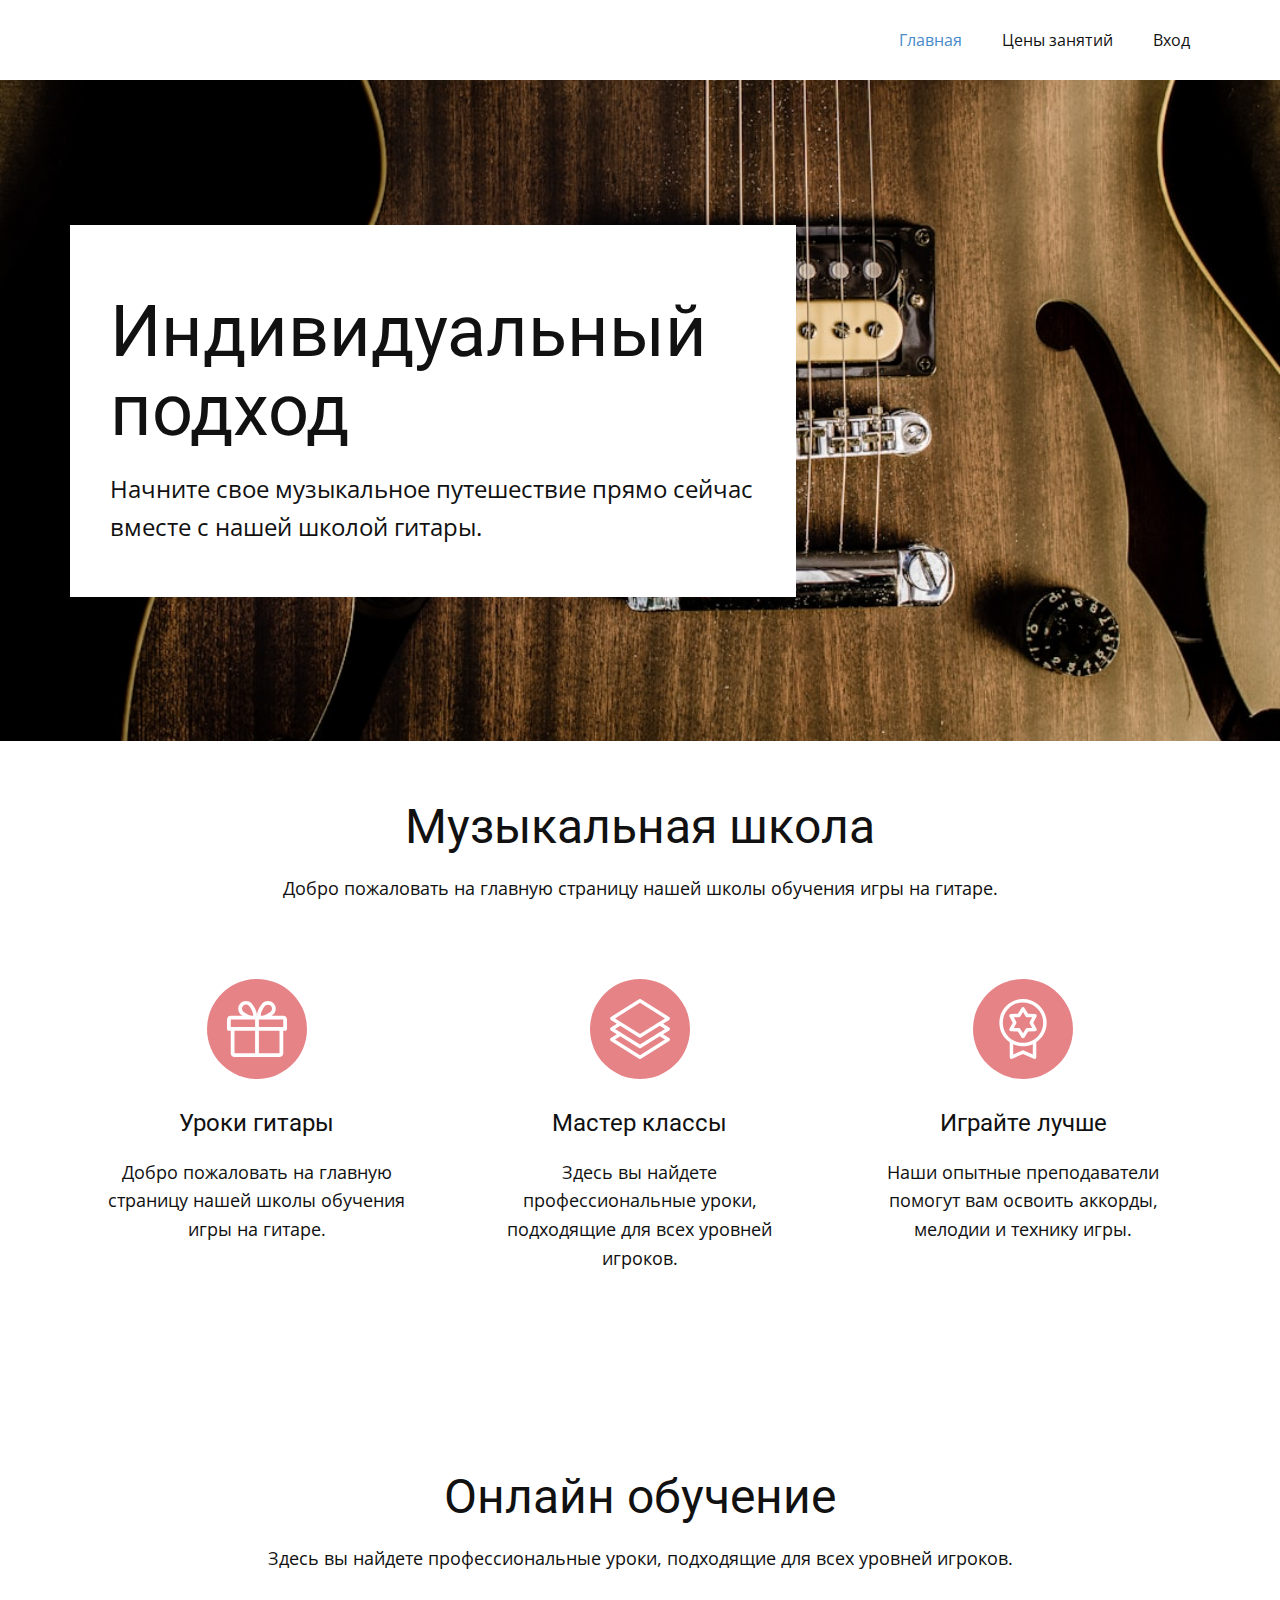
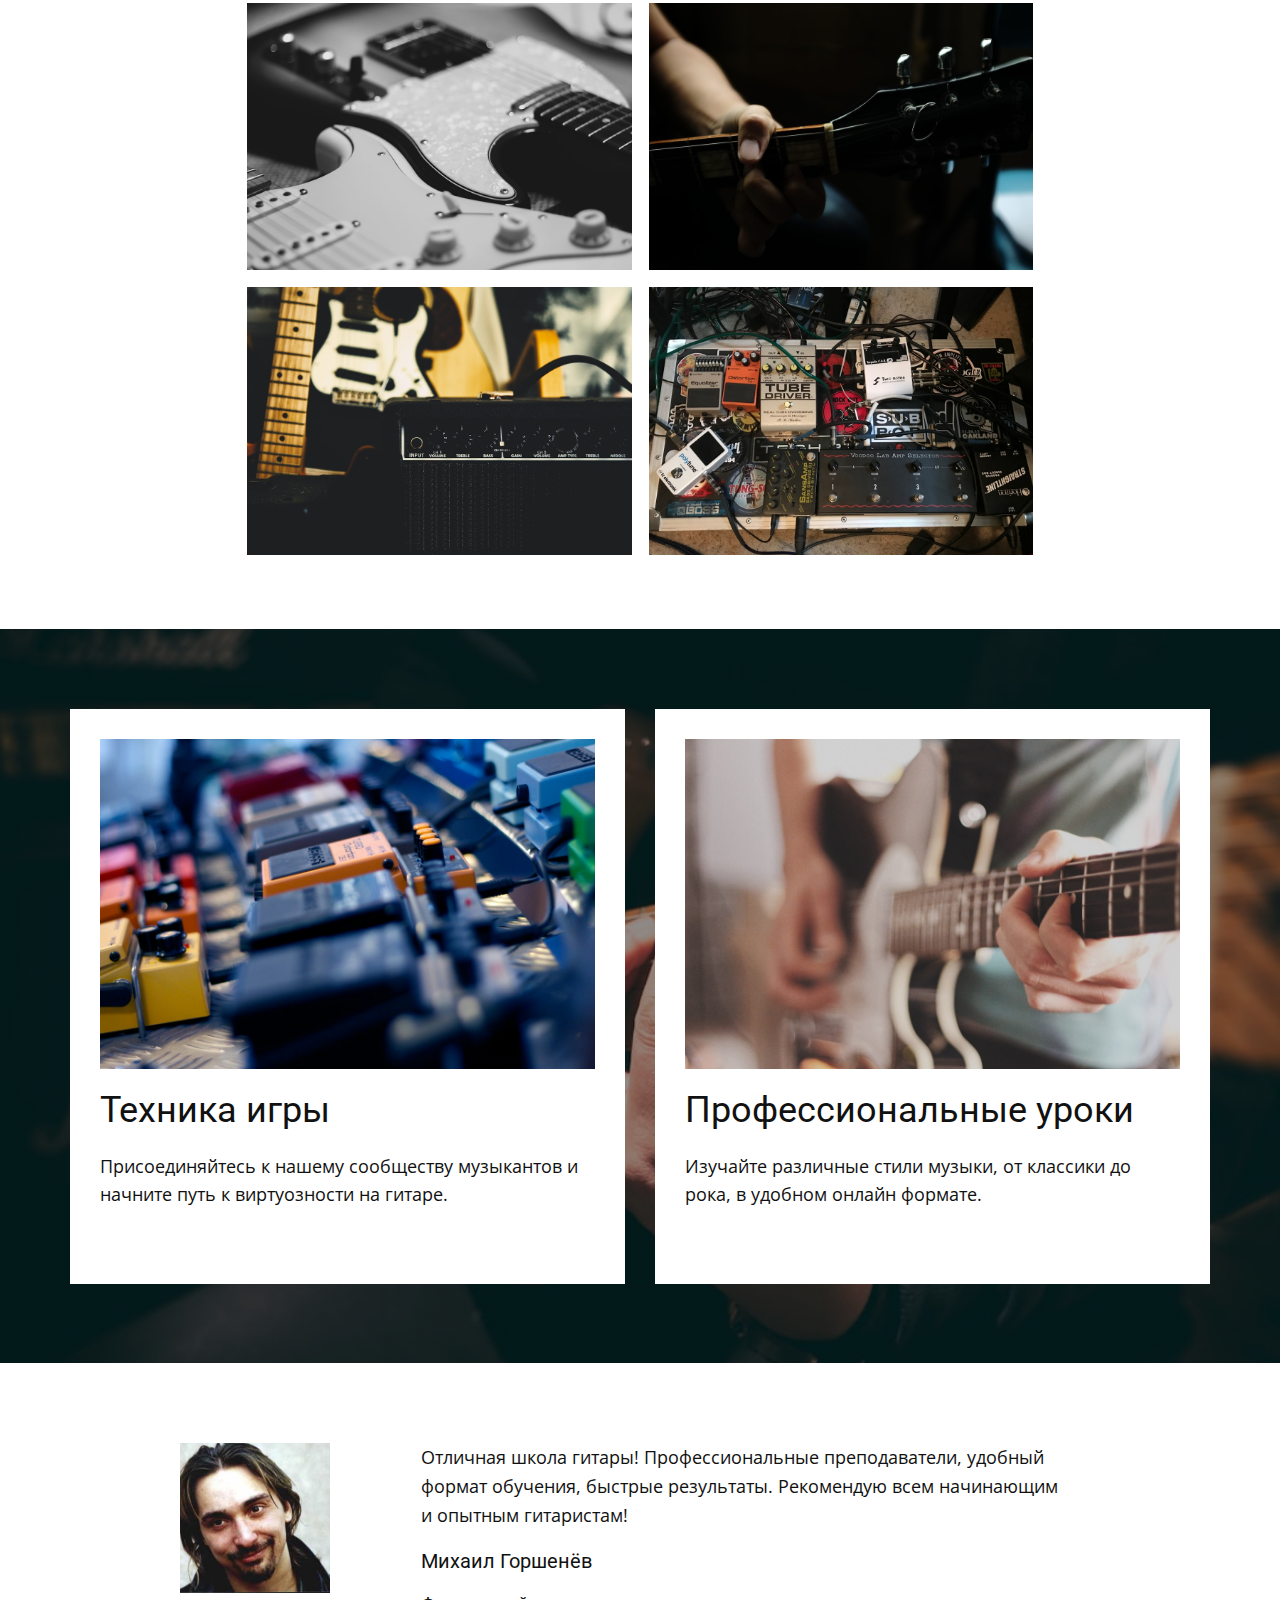
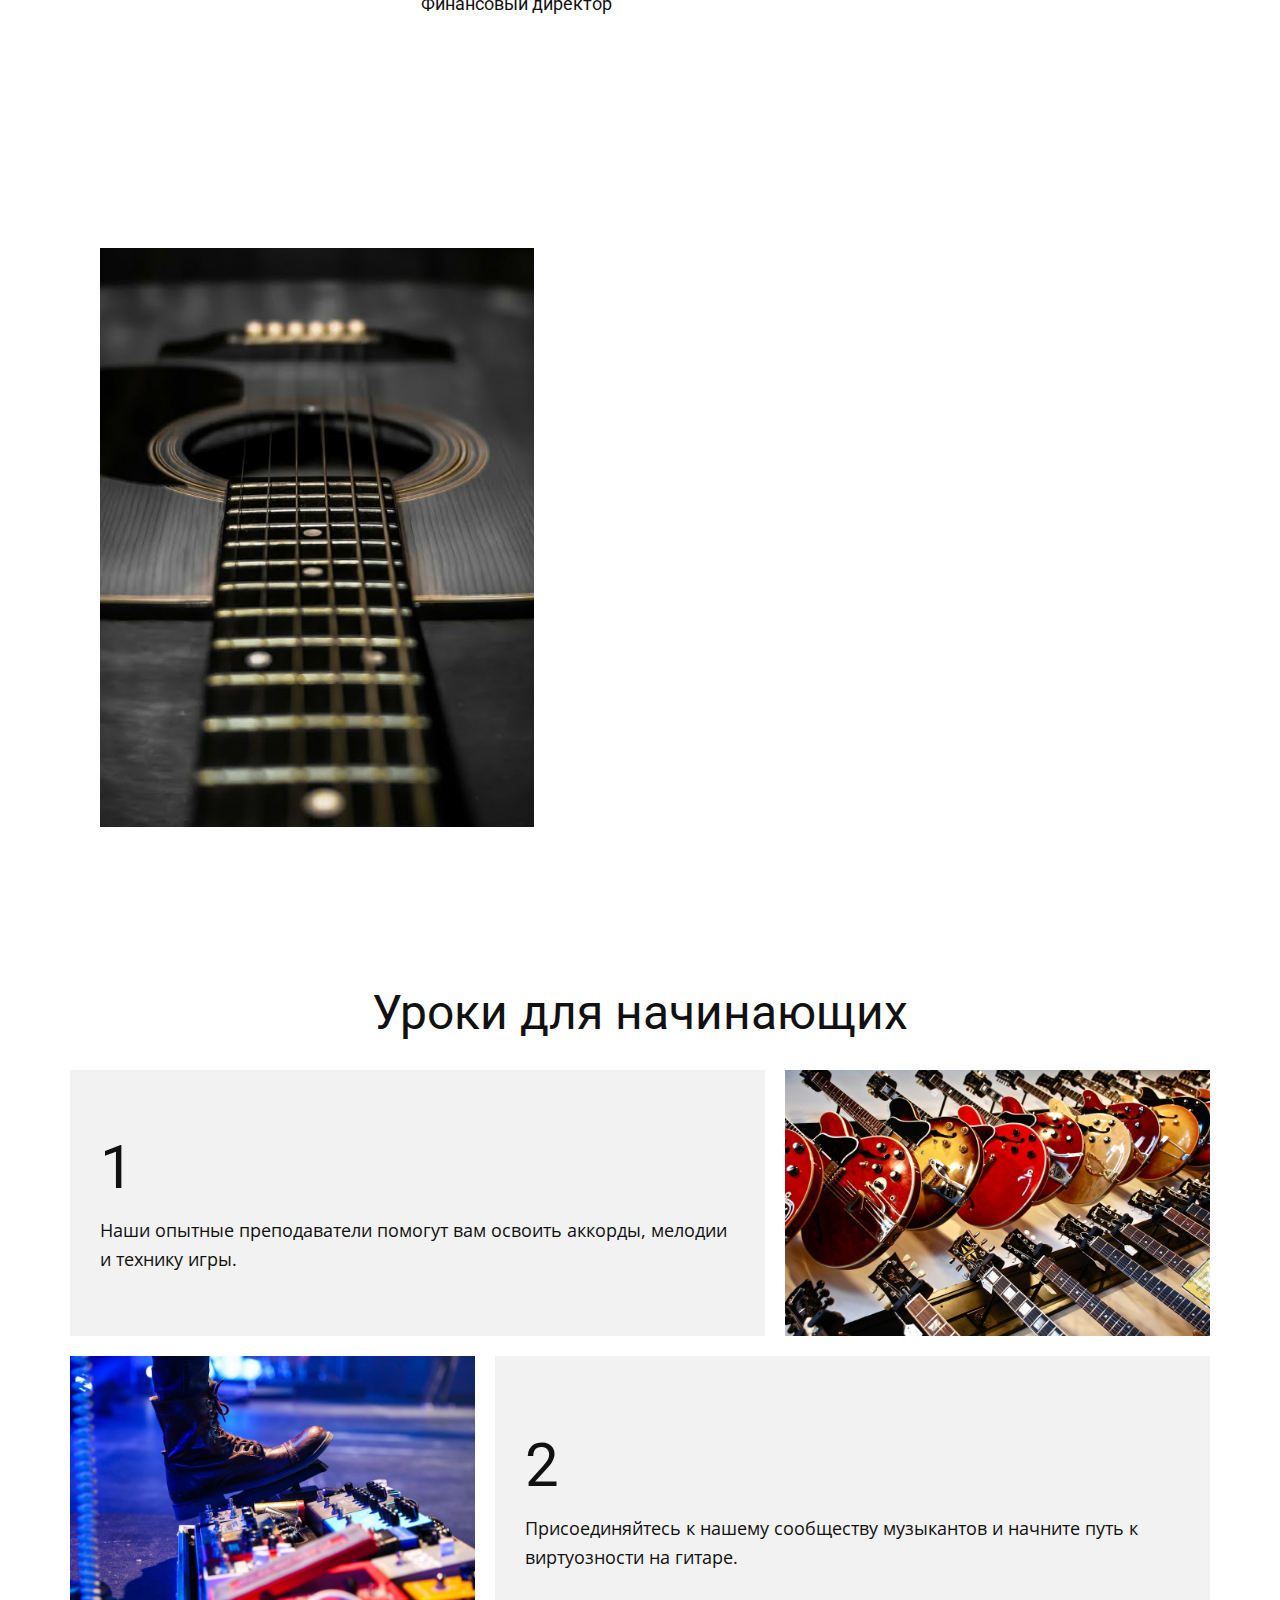
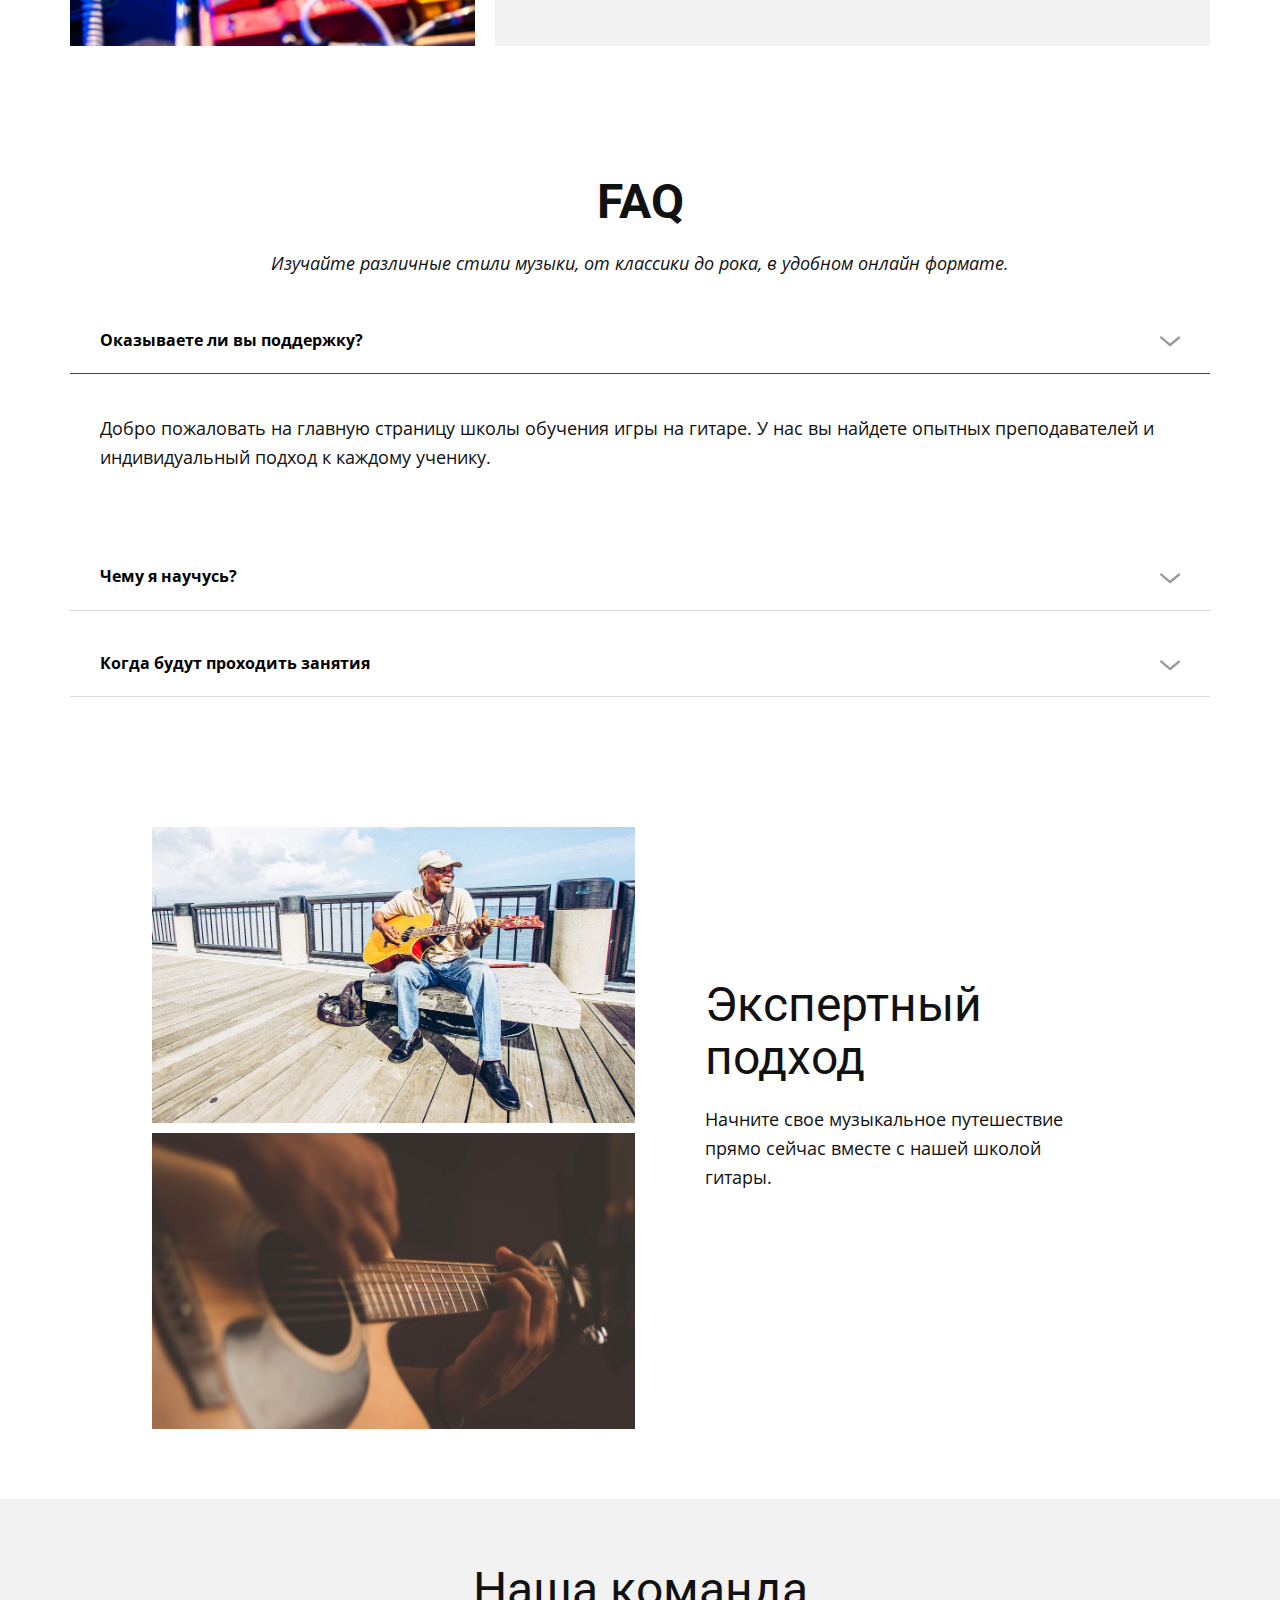
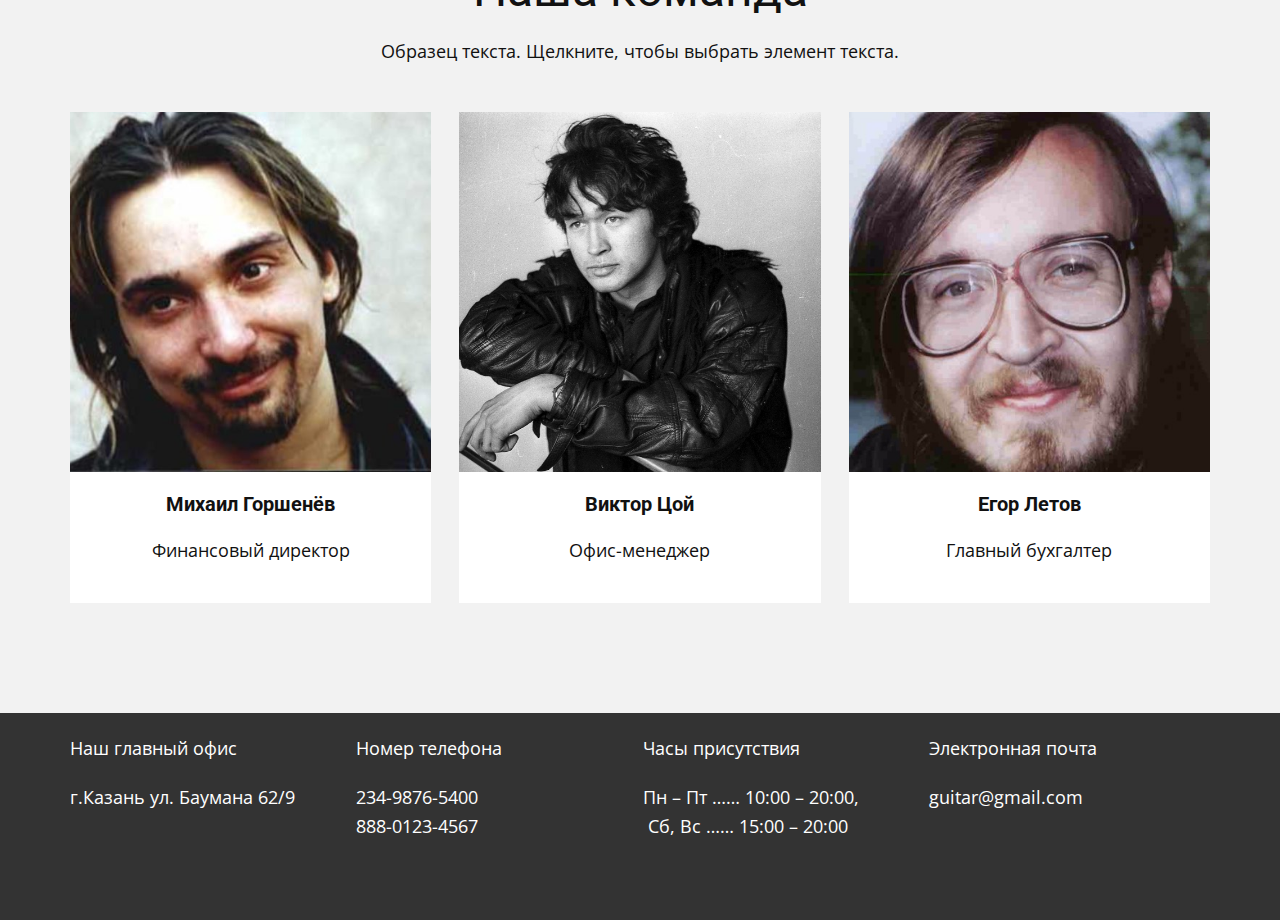
<file: index.html>
<!DOCTYPE html>
<html style="font-size: 16px;" lang="ru"><head>
    <meta name="viewport" content="width=device-width, initial-scale=1.0">
    <meta charset="utf-8">
    <meta name="keywords" content="Индивидуальный подход, Музыкальная школа, Онлайн обучение, Что говорят наши клиенты, Образец заголовка, Уроки для начинающих, faq, Экспертный подход, Наша команда, Наши клиенты, Связаться с нами">
    <meta name="description" content="">
    <title>Главная</title>
    <link rel="stylesheet" href="styles.css" media="screen">
<link rel="stylesheet" href="index.css" media="screen">
    <script class="u-script" type="text/javascript" src="jquery.js" defer=""></script>
    <script class="u-script" type="text/javascript" src="script.js" defer=""></script>
    <link id="u-theme-google-font" rel="stylesheet" href="https://fonts.googleapis.com/css?family=Roboto:100,100i,300,300i,400,400i,500,500i,700,700i,900,900i|Open+Sans:300,300i,400,400i,500,500i,600,600i,700,700i,800,800i">
    
    
    
    
    
    
    
    
    
    
    
    
    <script type="application/ld+json">{
		"@context": "http://schema.org",
		"@type": "Organization",
		"name": "Site2"
}</script>
    <meta name="theme-color" content="#478ac9">
    <meta property="og:title" content="Главная">
    <meta property="og:description" content="">
    <meta property="og:type" content="website">
  <meta data-intl-tel-input-cdn-path="intlTelInput/"></head>
  <body data-home-page="index.html" data-home-page-title="Главная" data-path-to-root="./" data-include-products="false" class="u-body u-xl-mode" data-lang="ru"><header class="u-clearfix u-header u-header" id="sec-4769"><div class="u-clearfix u-sheet u-sheet-1">
        <nav class="u-menu u-menu-one-level u-offcanvas u-menu-1">
          <div class="menu-collapse" style="font-size: 1rem; letter-spacing: 0px;">
            <a class="u-button-style u-custom-left-right-menu-spacing u-custom-padding-bottom u-custom-top-bottom-menu-spacing u-hamburger-link u-nav-link u-text-active-palette-1-base u-text-hover-palette-2-base" href="#">
              <svg class="u-svg-link" viewBox="0 0 24 24"><use xlink:href="#menu-hamburger"></use></svg>
              <svg class="u-svg-content" version="1.1" id="menu-hamburger" viewBox="0 0 16 16" x="0px" y="0px" xmlns:xlink="http://www.w3.org/1999/xlink" xmlns="http://www.w3.org/2000/svg"><g><rect y="1" width="16" height="2"></rect><rect y="7" width="16" height="2"></rect><rect y="13" width="16" height="2"></rect>
</g></svg>
            </a>
          </div>
          <div class="u-custom-menu u-nav-container">
            <ul class="u-nav u-unstyled u-nav-1"><li class="u-nav-item"><a class="u-button-style u-nav-link u-text-active-palette-1-base u-text-hover-palette-2-base" href="index.html" style="padding: 10px 20px;">Главная</a>
</li><li class="u-nav-item"><a class="u-button-style u-nav-link u-text-active-palette-1-base u-text-hover-palette-2-base" href="Цены-занятий.html" style="padding: 10px 20px;">Цены занятий</a>
</li><li class="u-nav-item"><a class="u-button-style u-nav-link u-text-active-palette-1-base u-text-hover-palette-2-base" href="Вход.html" style="padding: 10px 20px;">Вход</a>
</li></ul>
          </div>
          <div class="u-custom-menu u-nav-container-collapse">
            <div class="u-black u-container-style u-inner-container-layout u-opacity u-opacity-95 u-sidenav">
              <div class="u-inner-container-layout u-sidenav-overflow">
                <div class="u-menu-close"></div>
                <ul class="u-align-center u-nav u-popupmenu-items u-unstyled u-nav-2"><li class="u-nav-item"><a class="u-button-style u-nav-link" href="index.html">Главная</a>
</li><li class="u-nav-item"><a class="u-button-style u-nav-link" href="Цены-занятий.html">Цены занятий</a>
</li><li class="u-nav-item"><a class="u-button-style u-nav-link" href="Вход.html">Вход</a>
</li></ul>
              </div>
            </div>
            <div class="u-black u-menu-overlay u-opacity u-opacity-70"></div>
          </div>
        </nav>
      </div></header> 
    <section class="u-align-left u-clearfix u-container-align-left u-image u-section-1" id="sec-75a5">
      <div class="u-clearfix u-sheet u-valign-middle u-sheet-1">
        <div class="u-align-left u-container-align-left u-container-style u-expanded-width-sm u-expanded-width-xs u-group u-white u-group-1">
          <div class="u-container-layout u-container-layout-1">
            <h1 class="u-align-left u-text u-text-default u-text-1">Индивидуальный подход</h1>
            <p class="u-align-left u-large-text u-text u-text-variant u-text-2">Начните свое музыкальное путешествие прямо сейчас вместе с нашей школой гитары.</p>
          </div>
        </div>
      </div>
    </section>
    <section class="u-align-center u-clearfix u-container-align-center u-section-2" id="sec-d1b5">
      <div class="u-clearfix u-sheet u-valign-middle u-sheet-1">
        <h2 class="u-align-center u-text u-text-default u-text-1">Музыкальная школа</h2>
        <p class="u-align-center u-text u-text-default u-text-2">Добро пожаловать на главную страницу нашей школы обучения игры на гитаре.</p>
        <div class="u-expanded-width u-list u-list-1">
          <div class="u-repeater u-repeater-1">
            <div class="u-container-align-center u-container-style u-list-item u-repeater-item">
              <div class="u-container-layout u-similar-container u-container-layout-1">
                <span class="u-align-center u-icon u-icon-circle u-palette-2-light-1 u-icon-1">
                  <svg class="u-svg-link" preserveAspectRatio="xMidYMin slice" viewBox="0 0 512 512" style=""><use xlink:href="#svg-0446"></use></svg>
                  <svg class="u-svg-content" viewBox="0 0 512 512" x="0px" y="0px" id="svg-0446" style="enable-background:new 0 0 512 512;"><g><g><path d="M480,143.686H378.752c7.264-4.96,13.504-9.888,17.856-14.304c25.792-25.952,25.792-68.192,0-94.144    c-25.056-25.216-68.768-25.248-93.856,0c-13.856,13.92-50.688,70.592-45.6,108.448h-2.304    c5.056-37.856-31.744-94.528-45.6-108.448c-25.088-25.248-68.8-25.216-93.856,0C89.6,61.19,89.6,103.43,115.36,129.382    c4.384,4.416,10.624,9.344,17.888,14.304H32c-17.632,0-32,14.368-32,32v80c0,8.832,7.168,16,16,16h16v192    c0,17.632,14.368,32,32,32h384c17.632,0,32-14.368,32-32v-192h16c8.832,0,16-7.168,16-16v-80    C512,158.054,497.632,143.686,480,143.686z M138.08,57.798c6.496-6.528,15.104-10.112,24.256-10.112    c9.12,0,17.728,3.584,24.224,10.112c21.568,21.696,43.008,77.12,35.552,84.832c0,0-1.344,1.056-5.92,1.056    c-22.112,0-64.32-22.976-78.112-36.864C124.672,93.318,124.672,71.302,138.08,57.798z M240,463.686H64v-192h176V463.686z     M240,239.686H32v-64h184.192H240V239.686z M325.44,57.798c12.992-13.024,35.52-12.992,48.48,0    c13.408,13.504,13.408,35.52,0,49.024c-13.792,13.888-56,36.864-78.112,36.864c-4.576,0-5.92-1.024-5.952-1.056    C282.432,134.918,303.872,79.494,325.44,57.798z M448,463.686H272v-192h176V463.686z M480,239.686H272v-64h23.808H480V239.686z"></path>
</g>
</g></svg>
                </span>
                <h4 class="u-align-center u-text u-text-default u-text-3">Уроки гитары</h4>
                <p class="u-align-center u-text u-text-default u-text-4">Добро пожаловать на главную страницу нашей школы обучения игры на гитаре.</p>
              </div>
            </div>
            <div class="u-align-center u-container-align-center u-container-style u-list-item u-repeater-item">
              <div class="u-container-layout u-similar-container u-container-layout-2">
                <span class="u-align-center u-icon u-icon-circle u-palette-2-light-1 u-icon-2">
                  <svg class="u-svg-link" preserveAspectRatio="xMidYMin slice" viewBox="0 0 512.002 512.002" style=""><use xlink:href="#svg-6617"></use></svg>
                  <svg class="u-svg-content" viewBox="0 0 512.002 512.002" x="0px" y="0px" id="svg-6617" style="enable-background:new 0 0 512.002 512.002;"><g><g><path d="M512.001,255.969c-0.011-5.193-2.708-10.011-7.129-12.737l-52.034-32.076l52.089-32.421    c4.393-2.734,7.066-7.539,7.074-12.712c0.008-5.174-2.651-9.987-7.036-12.734l-241-151c-4.871-3.052-11.058-3.052-15.929,0    l-241,151c-4.384,2.747-7.043,7.56-7.036,12.734c0.008,5.174,2.681,9.979,7.074,12.712l51.732,32.198L7.051,243.282    c-4.39,2.744-7.055,7.557-7.05,12.734c0.005,5.177,2.679,9.985,7.074,12.721l51.732,32.198L7.051,333.282    c-4.383,2.74-7.047,7.543-7.05,12.712s2.656,9.975,7.036,12.719l241,151c2.436,1.526,5.2,2.289,7.964,2.289    c2.764,0,5.529-0.763,7.964-2.289l241-151c4.394-2.753,7.055-7.581,7.036-12.766c-0.019-5.185-2.715-9.993-7.129-12.714    l-52.034-32.076l52.089-32.421C509.336,265.992,512.012,261.162,512.001,255.969z M43.32,165.96L256.001,32.703L468.682,165.96    c-2.044,1.272-206.586,128.58-212.681,132.374L43.32,165.96z M468.584,346.106L256.001,479.301L43.278,346.018l43.889-27.431    l160.908,100.15c2.426,1.51,5.176,2.265,7.926,2.265c2.75,0,5.5-0.755,7.926-2.265l160.464-99.874L468.584,346.106z     M256.001,388.334L43.345,255.976l43.822-27.389l160.908,100.15c2.426,1.51,5.176,2.265,7.926,2.265c2.75,0,5.5-0.755,7.926-2.265    l160.464-99.874l44.125,27.2C467.297,256.822,261.631,384.829,256.001,388.334z"></path>
</g>
</g></svg>
                </span>
                <h4 class="u-align-center u-text u-text-default u-text-5">Мастер классы</h4>
                <p class="u-align-center u-text u-text-default u-text-6">Здесь вы найдете профессиональные уроки, подходящие для всех уровней игроков.</p>
              </div>
            </div>
            <div class="u-align-center u-container-align-center u-container-style u-list-item u-repeater-item">
              <div class="u-container-layout u-similar-container u-container-layout-3">
                <span class="u-align-center u-icon u-icon-circle u-palette-2-light-1 u-icon-3">
                  <svg class="u-svg-link" preserveAspectRatio="xMidYMin slice" viewBox="0 0 512 512" style=""><use xlink:href="#svg-1f74"></use></svg>
                  <svg class="u-svg-content" viewBox="0 0 512 512" x="0px" y="0px" id="svg-1f74" style="enable-background:new 0 0 512 512;"><g><g><path d="M256,0C144.702,0,54.154,90.547,54.154,201.846c0,69.363,35.172,130.662,88.615,167.011v128.373    c0,5.012,2.541,9.682,6.75,12.402c4.207,2.721,9.509,3.121,14.08,1.066L256,469.119l92.401,41.58c1.935,0.87,4,1.301,6.059,1.301    c2.804,0,5.594-0.798,8.021-2.367c4.208-2.721,6.75-7.391,6.75-12.402V368.858c53.443-36.349,88.615-97.648,88.615-167.011    C457.846,90.547,367.298,0,256,0z M339.692,474.39l-77.632-34.934c-1.927-0.868-3.994-1.302-6.06-1.302s-4.133,0.433-6.06,1.301    l-77.632,34.934v-88.835c7.423,3.384,15.042,6.292,22.805,8.745c0.44,0.14,0.879,0.283,1.321,0.419    c0.991,0.305,1.985,0.599,2.98,0.888c0.737,0.216,1.474,0.43,2.213,0.638c0.803,0.224,1.609,0.441,2.415,0.655    c0.94,0.251,1.882,0.496,2.827,0.734c0.668,0.167,1.337,0.331,2.007,0.49c1.087,0.261,2.177,0.513,3.271,0.756    c0.567,0.126,1.135,0.251,1.703,0.372c1.198,0.256,2.4,0.498,3.607,0.733c0.491,0.095,0.982,0.192,1.474,0.284    c1.278,0.238,2.561,0.461,3.847,0.675c0.441,0.074,0.882,0.15,1.324,0.22c1.327,0.212,2.66,0.407,3.997,0.592    c0.414,0.057,0.827,0.119,1.241,0.174c1.353,0.179,2.712,0.34,4.072,0.492c0.406,0.045,0.81,0.096,1.216,0.14    c1.357,0.144,2.719,0.267,4.084,0.383c0.414,0.035,0.826,0.078,1.241,0.11c1.345,0.106,2.696,0.191,4.049,0.271    c0.434,0.026,0.866,0.06,1.302,0.083c1.367,0.072,2.739,0.121,4.113,0.165c0.414,0.014,0.825,0.036,1.239,0.047    c1.776,0.046,3.558,0.072,5.346,0.072c1.787,0,3.569-0.026,5.345-0.072c0.414-0.011,0.825-0.033,1.239-0.047    c1.374-0.044,2.746-0.094,4.113-0.165c0.434-0.023,0.867-0.057,1.302-0.083c1.353-0.08,2.704-0.164,4.049-0.271    c0.415-0.032,0.827-0.075,1.241-0.11c1.365-0.116,2.727-0.24,4.084-0.383c0.406-0.043,0.81-0.094,1.216-0.14    c1.361-0.153,2.719-0.313,4.072-0.492c0.415-0.055,0.827-0.116,1.241-0.174c1.336-0.185,2.669-0.38,3.997-0.592    c0.442-0.071,0.882-0.147,1.324-0.22c1.286-0.214,2.569-0.437,3.847-0.675c0.492-0.092,0.983-0.188,1.474-0.284    c1.206-0.234,2.408-0.478,3.607-0.733c0.569-0.121,1.136-0.246,1.703-0.372c1.094-0.243,2.184-0.495,3.271-0.756    c0.669-0.16,1.338-0.324,2.007-0.49c0.945-0.237,1.886-0.482,2.827-0.734c0.806-0.215,1.612-0.43,2.415-0.655    c0.739-0.208,1.477-0.422,2.213-0.638c0.995-0.29,1.99-0.583,2.98-0.888c0.442-0.137,0.881-0.28,1.321-0.419    c7.763-2.453,15.382-5.36,22.805-8.744V474.39z M312.229,364.724c-0.589,0.203-1.178,0.407-1.769,0.604    c-0.898,0.3-1.8,0.595-2.705,0.88c-1.053,0.331-2.109,0.65-3.168,0.96c-0.747,0.22-1.495,0.439-2.246,0.649    c-1.401,0.391-2.807,0.765-4.218,1.12c-0.526,0.133-1.054,0.259-1.581,0.387c-1.381,0.334-2.768,0.652-4.158,0.952    c-0.35,0.076-0.697,0.156-1.047,0.228c-1.794,0.375-3.594,0.724-5.401,1.041c-0.184,0.032-0.369,0.06-0.554,0.093    c-1.628,0.281-3.261,0.536-4.897,0.769c-0.369,0.053-0.738,0.105-1.109,0.156c-1.745,0.237-3.493,0.455-5.247,0.639    c-0.066,0.007-0.132,0.016-0.198,0.023c-1.836,0.191-3.679,0.348-5.524,0.479c-0.4,0.029-0.802,0.05-1.203,0.077    c-1.435,0.093-2.87,0.166-4.309,0.224c-0.489,0.02-0.978,0.04-1.467,0.056c-1.807,0.055-3.616,0.093-5.428,0.093    s-3.621-0.037-5.428-0.095c-0.49-0.015-0.979-0.036-1.467-0.056c-1.439-0.057-2.874-0.131-4.309-0.224    c-0.401-0.026-0.802-0.048-1.203-0.077c-1.845-0.132-3.687-0.289-5.524-0.479c-0.066-0.007-0.132-0.016-0.198-0.023    c-1.754-0.184-3.502-0.402-5.247-0.639c-0.369-0.05-0.738-0.102-1.108-0.156c-1.637-0.234-3.27-0.488-4.898-0.769    c-0.184-0.031-0.369-0.06-0.554-0.093c-1.807-0.317-3.608-0.667-5.401-1.041c-0.349-0.073-0.697-0.154-1.047-0.228    c-1.39-0.299-2.777-0.618-4.158-0.952c-0.528-0.128-1.056-0.254-1.581-0.387c-1.411-0.354-2.817-0.73-4.218-1.12    c-0.751-0.21-1.499-0.429-2.246-0.649c-1.058-0.311-2.115-0.629-3.169-0.96c-0.905-0.286-1.806-0.58-2.705-0.88    c-0.592-0.197-1.181-0.401-1.769-0.604c-67.484-23.361-116.078-87.547-116.078-162.876c0-95.01,77.297-172.308,172.308-172.308    s172.308,77.297,172.308,172.308C428.308,277.175,379.713,341.361,312.229,364.724z"></path>
</g>
</g><g><g><path d="M343.622,201.846l27.741-52.14c2.394-4.497,2.299-9.91-0.248-14.321c-2.547-4.411-7.188-7.2-12.279-7.376l-59.025-2.045    L268.527,75.87c-2.699-4.32-7.433-6.946-12.527-6.946s-9.828,2.626-12.527,6.946l-31.283,50.094l-59.025,2.045    c-5.091,0.176-9.732,2.965-12.279,7.376s-2.642,9.824-0.248,14.321l27.741,52.14l-27.741,52.14    c-2.394,4.497-2.299,9.91,0.248,14.321c2.547,4.411,7.188,7.2,12.279,7.376l59.025,2.045l31.283,50.094    c2.698,4.32,7.433,6.946,12.527,6.946s9.828-2.626,12.527-6.946l31.283-50.094l59.025-2.045c5.091-0.176,9.732-2.965,12.279-7.376    c2.547-4.411,2.642-9.824,0.248-14.321L343.622,201.846z M290.935,248.479c-4.909,0.17-9.414,2.771-12.015,6.938L256,292.118    l-22.919-36.7c-2.602-4.167-7.106-6.767-12.015-6.938l-43.242-1.499l20.323-38.198c2.308-4.337,2.308-9.537,0-13.874    l-20.323-38.198l43.242-1.499c4.909-0.17,9.414-2.771,12.015-6.938L256,111.575l22.919,36.7c2.602,4.167,7.106,6.767,12.015,6.938    l43.242,1.499l-20.323,38.198c-2.307,4.337-2.307,9.538,0.001,13.874l20.323,38.198L290.935,248.479z"></path>
</g>
</g></svg>
                </span>
                <h4 class="u-align-center u-text u-text-default u-text-7">Играйте лучше</h4>
                <p class="u-align-center u-text u-text-default u-text-8">Наши опытные преподаватели помогут вам освоить аккорды, мелодии и технику игры.</p>
              </div>
            </div>
          </div>
        </div>
      </div>
    </section>
    <section class="u-align-center u-clearfix u-container-align-center u-section-3" id="sec-65e0">
      <div class="u-clearfix u-sheet u-valign-middle u-sheet-1">
        <h2 class="u-align-center u-text u-text-default u-text-1">Онлайн обучение</h2>
        <p class="u-align-center u-text u-text-2">Здесь вы найдете профессиональные уроки, подходящие для всех уровней игроков.</p>
        <div class="custom-expanded u-gallery u-layout-grid u-lightbox u-show-text-on-hover u-gallery-1">
          <div class="u-gallery-inner u-gallery-inner-1">
            <div class="u-effect-fade u-gallery-item">
              <div class="u-back-slide">
                <img class="u-back-image u-expanded" src="images/photo-1516315973067-166cf84425bc.jpeg">
              </div>
              <div class="u-over-slide u-shading u-over-slide-1"></div>
            </div>
            <div class="u-effect-fade u-gallery-item">
              <div class="u-back-slide">
                <img class="u-back-image u-expanded" src="images/photo-1511777807838-ee8f216abd56.jpeg">
              </div>
              <div class="u-over-slide u-shading u-over-slide-2"></div>
            </div>
            <div class="u-effect-fade u-gallery-item">
              <div class="u-back-slide">
                <img class="u-back-image u-expanded" src="images/photo-1513925619563-269fc5fbdd89.jpeg">
              </div>
              <div class="u-over-slide u-shading u-over-slide-3"></div>
            </div>
            <div class="u-effect-fade u-gallery-item">
              <div class="u-back-slide">
                <img class="u-back-image u-expanded" src="images/photo-1610894527507-24f4d166f9d0.jpeg">
              </div>
              <div class="u-over-slide u-shading u-over-slide-4"></div>
            </div>
          </div>
        </div>
      </div>
    </section>
    <section class="u-clearfix u-container-align-center u-image u-shading u-section-4" id="sec-72ec">
      <div class="u-clearfix u-sheet u-valign-middle u-sheet-1">
        <div class="u-expanded-width u-list u-list-1">
          <div class="u-repeater u-repeater-1">
            <div class="u-container-align-left u-list-item u-repeater-item u-white u-list-item-1">
              <div class="u-container-layout u-similar-container u-container-layout-1">
                <img alt="" class="u-expanded-width-lg u-expanded-width-md u-expanded-width-sm u-expanded-width-xs u-image u-image-default u-image-1" src="images/photo-1511203438670-49f8ea8441c6.jpeg">
                <h3 class="u-align-left u-text u-text-default u-text-1">Техника игры</h3>
                <p class="u-align-left u-text u-text-default u-text-2">Присоединяйтесь к нашему сообществу музыкантов и начните путь к виртуозности на гитаре.</p>
              </div>
            </div>
            <div class="u-container-align-left u-list-item u-repeater-item u-white u-list-item-2">
              <div class="u-container-layout u-similar-container u-container-layout-2">
                <img alt="" class="u-expanded-width-lg u-expanded-width-md u-expanded-width-sm u-expanded-width-xs u-image u-image-default u-image-2" src="images/photo-1543062094-d22540cadf2d.jpeg">
                <h3 class="u-align-left u-text u-text-default u-text-3">Профессиональные уроки</h3>
                <p class="u-align-left u-text u-text-default u-text-4">Изучайте различные стили музыки, от классики до рока, в удобном онлайн формате.</p>
              </div>
            </div>
          </div>
        </div>
      </div>
    </section>
    <section class="u-clearfix u-section-5" id="sec-34fd">
      <div class="u-clearfix u-sheet u-sheet-1">
        <div class="data-layout-selected u-clearfix u-expanded-width-md u-expanded-width-sm u-expanded-width-xs u-gutter-0 u-layout-wrap u-layout-wrap-1">
          <div class="u-layout">
            <div class="u-layout-row">
              <div class="u-align-center-sm u-align-center-xs u-align-left-lg u-align-left-md u-align-left-xl u-container-style u-layout-cell u-left-cell u-size-13 u-layout-cell-1">
                <div class="u-container-layout u-valign-top u-container-layout-1">
                  <img class="custom-expanded u-image u-image-1" src="images/image.png" data-image-width="500" data-image-height="500">
                </div>
              </div>
              <div class="u-align-center-sm u-align-center-xs u-align-left-lg u-align-left-md u-align-left-xl u-container-style u-layout-cell u-right-cell u-size-47 u-layout-cell-2">
                <div class="u-container-layout u-valign-top u-container-layout-2">
                  <p class="u-text u-text-1">Отличная школа гитары! Профессиональные преподаватели, удобный формат обучения, быстрые результаты. Рекомендую всем начинающим и опытным гитаристам!</p>
                  <h5 class="u-text u-text-2">Михаил Горшенёв </h5>
                  <h6 class="u-text u-text-3">Финансовый директор</h6>
                </div>
              </div>
            </div>
          </div>
        </div>
      </div>
    </section>
    <section class="u-clearfix u-container-align-center u-section-6" id="sec-de9f">
      <div class="u-clearfix u-sheet u-valign-middle u-sheet-1">
        <div class="data-layout-selected u-clearfix u-expanded-width u-gutter-0 u-layout-wrap u-layout-wrap-1">
          <div class="u-layout" style="">
            <div class="u-layout-row" style="">
              <div class="u-container-style u-layout-cell u-left-cell u-size-26-lg u-size-26-xl u-size-60-md u-size-60-sm u-size-60-xs u-size-xs-60 u-layout-cell-1" src="">
                <div class="u-container-layout u-container-layout-1">
                  <img class="u-expanded-width u-image u-image-default u-image-1" src="images/image4.png" alt="" data-image-width="1280" data-image-height="720">
                </div>
              </div>
              <div class="u-align-center u-container-align-center u-container-style u-layout-cell u-right-cell u-size-34-lg u-size-34-xl u-size-60-md u-size-60-sm u-size-60-xs u-size-xs-60 u-layout-cell-2" src="">
                <div class="u-container-layout u-valign-middle-lg u-valign-middle-xl u-container-layout-2" src="">
                  <div class="custom-expanded u-list u-list-1">
                    <div class="u-repeater u-repeater-1">
                      <div class="u-align-center u-container-align-center u-container-style u-list-item u-repeater-item u-shape-rectangle u-list-item-1" data-animation-name="customAnimationIn" data-animation-duration="1500">
                        <div class="u-container-layout u-similar-container u-valign-top u-container-layout-3">
                          <div class="u-container-style u-group u-palette-1-light-1 u-preserve-proportions u-shape-circle u-group-1" data-animation-name="customAnimationIn" data-animation-duration="1500" data-animation-delay="250">
                            <div class="u-container-layout u-valign-middle">
                              <h3 class="u-align-center u-text u-text-default u-text-1" data-animation-name="counter" data-animation-event="scroll" data-animation-duration="3000">288</h3>
                            </div>
                          </div>
                          <h4 class="u-align-center u-text u-text-2">Довольные клиенты</h4>
                        </div>
                      </div>
                      <div class="u-align-center u-container-align-center u-container-style u-list-item u-repeater-item u-shape-rectangle u-list-item-2" data-animation-name="customAnimationIn" data-animation-duration="1500">
                        <div class="u-container-layout u-similar-container u-valign-top u-container-layout-5">
                          <div class="u-container-style u-group u-palette-1-light-1 u-preserve-proportions u-shape-circle u-group-2" data-animation-name="customAnimationIn" data-animation-duration="1500" data-animation-delay="250">
                            <div class="u-container-layout u-valign-middle">
                              <h3 class="u-align-center u-text u-text-default u-text-3" data-animation-name="counter" data-animation-event="scroll" data-animation-duration="3000">158</h3>
                            </div>
                          </div>
                          <h4 class="u-align-center u-text u-text-4">Проект завершен</h4>
                        </div>
                      </div>
                      <div class="u-align-center u-container-align-center u-container-style u-list-item u-repeater-item u-shape-rectangle u-list-item-3" data-animation-name="customAnimationIn" data-animation-duration="1500">
                        <div class="u-container-layout u-similar-container u-valign-top u-container-layout-7">
                          <div class="u-container-align-center u-container-style u-group u-palette-1-light-1 u-preserve-proportions u-shape-circle u-group-3" data-animation-name="customAnimationIn" data-animation-duration="1500" data-animation-delay="250">
                            <div class="u-container-layout u-valign-middle">
                              <h3 class="u-align-center u-text u-text-default u-text-5" data-animation-name="counter" data-animation-event="scroll" data-animation-duration="3000">98</h3>
                            </div>
                          </div>
                          <h4 class="u-align-center u-text u-text-6">Чашек кофе</h4>
                        </div>
                      </div>
                      <div class="u-align-center u-container-align-center u-container-style u-list-item u-repeater-item u-shape-rectangle u-list-item-4" data-animation-name="customAnimationIn" data-animation-duration="1500">
                        <div class="u-container-layout u-similar-container u-valign-top u-container-layout-9">
                          <div class="u-container-style u-group u-palette-1-light-1 u-preserve-proportions u-shape-circle u-group-4" data-animation-name="customAnimationIn" data-animation-duration="1500" data-animation-delay="250">
                            <div class="u-container-layout u-valign-middle">
                              <h3 class="u-align-center u-text u-text-default u-text-7" data-animation-name="counter" data-animation-event="scroll" data-animation-duration="3000">34</h3>
                            </div>
                          </div>
                          <h4 class="u-align-center u-text u-text-8">награды</h4>
                        </div>
                      </div>
                    </div>
                  </div>
                </div>
              </div>
            </div>
          </div>
        </div>
      </div>
    </section>
    <section class="u-align-left u-clearfix u-container-align-center u-container-align-left u-section-7" id="sec-0f30">
      <div class="u-clearfix u-sheet u-valign-middle u-sheet-1">
        <h2 class="u-align-center u-text u-text-default u-text-1">Уроки для начинающих</h2>
        <div class="data-layout-selected u-clearfix u-expanded-width u-gutter-20 u-layout-wrap u-layout-wrap-1">
          <div class="u-gutter-0 u-layout">
            <div class="u-layout-col">
              <div class="u-size-30">
                <div class="u-layout-row">
                  <div class="u-container-align-left u-container-style u-grey-5 u-layout-cell u-size-37 u-layout-cell-1">
                    <div class="u-container-layout u-valign-middle u-container-layout-1">
                      <h3 class="u-align-left u-text u-text-2">1</h3>
                      <p class="u-align-left u-text u-text-3">Наши опытные преподаватели помогут вам освоить аккорды, мелодии и технику игры.</p>
                    </div>
                  </div>
                  <div class="u-container-style u-image u-layout-cell u-shape-rectangle u-size-23 u-image-1">
                    <div class="u-container-layout u-valign-middle u-container-layout-2"></div>
                  </div>
                </div>
              </div>
              <div class="u-size-30">
                <div class="u-layout-row">
                  <div class="u-container-style u-image u-layout-cell u-size-22 u-image-2">
                    <div class="u-container-layout u-valign-middle u-container-layout-3"></div>
                  </div>
                  <div class="u-container-align-left u-container-style u-grey-5 u-layout-cell u-shape-rectangle u-size-38 u-layout-cell-4">
                    <div class="u-container-layout u-valign-middle u-container-layout-4">
                      <h3 class="u-align-left u-text u-text-4">2</h3>
                      <p class="u-align-left u-text u-text-5">Присоединяйтесь к нашему сообществу музыкантов и начните путь к виртуозности на гитаре.</p>
                    </div>
                  </div>
                </div>
              </div>
            </div>
          </div>
        </div>
      </div>
    </section>
    <section class="u-align-center u-clearfix u-container-align-center u-section-8" id="sec-c518">
      <div class="u-clearfix u-sheet u-valign-middle u-sheet-1">
        <h2 class="u-text u-text-default u-text-1">faq</h2>
        <p class="u-text u-text-2">Изучайте различные стили музыки, от классики до рока, в удобном онлайн формате.</p>
        <div class="u-accordion u-faq u-spacing-20 u-accordion-1">
          <div class="u-accordion-item">
            <a class="active u-accordion-link u-border-1 u-border-active-grey-75 u-border-grey-15 u-border-hover-grey-75 u-border-no-left u-border-no-right u-border-no-top u-button-style u-text-black u-accordion-link-1" id="link-accordion-6327" aria-controls="accordion-6327" aria-selected="true">
              <span class="u-accordion-link-text"> Оказываете ли вы поддержку?</span>
              <span class="u-accordion-link-icon u-icon u-text-black u-icon-1">
                <svg class="u-svg-link" preserveAspectRatio="xMidYMin slice" viewBox="0 0 16 16" style=""><use xmlns:xlink="http://www.w3.org/1999/xlink" xlink:href="#svg-8021"></use></svg>
                <svg class="u-svg-content" viewBox="0 0 16 16" x="0px" y="0px" id="svg-8021" style=""><path d="M8,10.7L1.6,5.3c-0.4-0.4-1-0.4-1.3,0c-0.4,0.4-0.4,0.9,0,1.3l7.2,6.1c0.1,0.1,0.4,0.2,0.6,0.2s0.4-0.1,0.6-0.2l7.1-6
	c0.4-0.4,0.4-0.9,0-1.3c-0.4-0.4-1-0.4-1.3,0L8,10.7z"></path></svg>
              </span>
            </a>
            <div class="u-accordion-active u-accordion-pane u-container-style u-accordion-pane-1" id="accordion-6327" aria-labelledby="link-accordion-6327">
              <div class="u-container-layout u-container-layout-1">
                <div class="fr-view u-clearfix u-rich-text u-text">
                  <p>Добро пожаловать на главную страницу школы обучения игры на гитаре. У нас вы найдете опытных преподавателей и индивидуальный подход к каждому ученику.</p>
                </div>
              </div>
            </div>
          </div>
          <div class="u-accordion-item">
            <a class="u-accordion-link u-border-1 u-border-active-grey-75 u-border-grey-15 u-border-hover-grey-75 u-border-no-left u-border-no-right u-border-no-top u-button-style u-text-black u-accordion-link-2" id="link-accordion-4aab" aria-controls="accordion-4aab" aria-selected="false">
              <span class="u-accordion-link-text">Чему я научусь? </span>
              <span class="u-accordion-link-icon u-icon u-text-black u-icon-2">
                <svg class="u-svg-link" preserveAspectRatio="xMidYMin slice" viewBox="0 0 16 16" style=""><use xmlns:xlink="http://www.w3.org/1999/xlink" xlink:href="#svg-3470"></use></svg>
                <svg class="u-svg-content" viewBox="0 0 16 16" x="0px" y="0px" id="svg-3470" style=""><path d="M8,10.7L1.6,5.3c-0.4-0.4-1-0.4-1.3,0c-0.4,0.4-0.4,0.9,0,1.3l7.2,6.1c0.1,0.1,0.4,0.2,0.6,0.2s0.4-0.1,0.6-0.2l7.1-6
	c0.4-0.4,0.4-0.9,0-1.3c-0.4-0.4-1-0.4-1.3,0L8,10.7z"></path></svg>
              </span>
            </a>
            <div class="u-accordion-pane u-container-style u-accordion-pane-2" id="accordion-4aab" aria-labelledby="link-accordion-4aab">
              <div class="u-container-layout u-container-layout-2">
                <div class="u-clearfix u-rich-text u-text">
                  <p>Наша школа предлагает обширную программу обучения, включающую технику игры, теорию музыки и возможность выступать на концертах. Присоединяйтесь к нам сегодня!</p>
                </div>
              </div>
            </div>
          </div>
          <div class="u-accordion-item">
            <a class="u-accordion-link u-border-1 u-border-active-grey-75 u-border-grey-15 u-border-hover-grey-75 u-border-no-left u-border-no-right u-border-no-top u-button-style u-text-black u-accordion-link-3" id="link-accordion-eb1f" aria-controls="accordion-eb1f" aria-selected="false">
              <span class="u-accordion-link-text">Когда будут проходить занятия </span>
              <span class="u-accordion-link-icon u-icon u-text-black u-icon-3">
                <svg class="u-svg-link" preserveAspectRatio="xMidYMin slice" viewBox="0 0 16 16" style=""><use xmlns:xlink="http://www.w3.org/1999/xlink" xlink:href="#svg-e07d"></use></svg>
                <svg class="u-svg-content" viewBox="0 0 16 16" x="0px" y="0px" id="svg-e07d" style=""><path d="M8,10.7L1.6,5.3c-0.4-0.4-1-0.4-1.3,0c-0.4,0.4-0.4,0.9,0,1.3l7.2,6.1c0.1,0.1,0.4,0.2,0.6,0.2s0.4-0.1,0.6-0.2l7.1-6
	c0.4-0.4,0.4-0.9,0-1.3c-0.4-0.4-1-0.4-1.3,0L8,10.7z"></path></svg>
              </span>
            </a>
            <div class="u-accordion-pane u-container-style u-accordion-pane-3" id="accordion-eb1f" aria-labelledby="link-accordion-eb1f">
              <div class="u-container-layout u-container-layout-3">
                <div class="fr-view u-clearfix u-rich-text u-text">
                  <p>Изучайте игру на гитаре в удобное для вас время и темпе. Наши занятия помогут вам освоить новые навыки и достичь желаемого уровня мастерства в музыке.</p>
                </div>
              </div>
            </div>
          </div>
        </div>
      </div>
    </section>
    <section class="u-clearfix u-container-align-center u-section-9" id="sec-209b">
      <div class="u-clearfix u-sheet u-valign-middle u-sheet-1">
        <div class="custom-expanded data-layout-selected u-clearfix u-gutter-10 u-layout-wrap u-layout-wrap-1">
          <div class="u-gutter-0 u-layout">
            <div class="u-layout-row">
              <div class="u-size-29-sm u-size-29-xs u-size-30-lg u-size-30-xl u-size-60-md">
                <div class="u-layout-col">
                  <div class="u-align-center u-container-align-center u-container-style u-image u-layout-cell u-left-cell u-size-20 u-image-1" src="">
                    <div class="u-container-layout u-valign-middle u-container-layout-1" src=""></div>
                  </div>
                  <div class="u-align-center u-container-align-center u-container-style u-image u-layout-cell u-left-cell u-size-40 u-image-2" src="">
                    <div class="u-container-layout u-valign-middle u-container-layout-2" src=""></div>
                  </div>
                </div>
              </div>
              <div class="u-size-30-lg u-size-30-xl u-size-31-sm u-size-31-xs u-size-60-md">
                <div class="u-layout-row">
                  <div class="u-align-left u-container-align-left u-container-style u-layout-cell u-right-cell u-size-60 u-layout-cell-3">
                    <div class="u-container-layout u-container-layout-3">
                      <h2 class="u-align-left u-text u-text-default u-text-1">Экспертный подход</h2>
                      <p class="u-align-left u-text u-text-2">Начните свое музыкальное путешествие прямо сейчас вместе с нашей школой гитары.</p>
                    </div>
                  </div>
                </div>
              </div>
            </div>
          </div>
        </div>
      </div>
    </section>
    <section class="u-clearfix u-container-align-center u-grey-5 u-section-10" id="sec-663a">
      <div class="u-clearfix u-sheet u-sheet-1">
        <h2 class="u-align-center u-text u-text-default u-text-1">Наша команда</h2>
        <p class="u-align-center u-text u-text-2">Образец текста. Щелкните, чтобы выбрать элемент текста.</p>
        <div class="u-expanded-width u-list u-list-1">
          <div class="u-repeater u-repeater-1">
            <div class="u-align-center u-container-align-center u-list-item u-repeater-item u-white u-list-item-1">
              <div class="u-container-layout u-similar-container u-valign-top u-container-layout-1">
                <img alt="" class="u-expanded-width u-image u-image-default u-image-1" src="images/image.png" data-image-width="500" data-image-height="500">
                <h5 class="u-align-center u-text u-text-3">Михаил Горшенёв</h5>
                <p class="u-align-center u-text u-text-4">Финансовый директор</p>
              </div>
            </div>
            <div class="u-align-center u-container-align-center u-list-item u-repeater-item u-white u-list-item-2">
              <div class="u-container-layout u-similar-container u-valign-top u-container-layout-2">
                <img alt="" class="u-expanded-width u-image u-image-default u-image-2" src="images/image2.png" data-image-width="2048" data-image-height="1366">
                <h5 class="u-align-center u-text u-text-5">Виктор Цой </h5>
                <p class="u-align-center u-text u-text-6">Офис-менеджер</p>
              </div>
            </div>
            <div class="u-align-center u-container-align-center u-list-item u-repeater-item u-white u-list-item-3">
              <div class="u-container-layout u-similar-container u-valign-top u-container-layout-3">
                <img alt="" class="u-expanded-width u-image u-image-default u-image-3" src="images/image1.png" data-image-width="500" data-image-height="500">
                <h5 class="u-align-center u-text u-text-7">Егор Летов</h5>
                <p class="u-align-center u-text u-text-8">Главный бухгалтер</p>
              </div>
            </div>
          </div>
        </div>
      </div>
    </section>
    
    
    
    <footer class="u-align-center u-clearfix u-container-align-center u-footer u-grey-80 u-footer" id="sec-f8a1"><div class="u-clearfix u-sheet u-sheet-1">
        <div class="u-expanded-width u-list u-list-1">
          <div class="u-repeater u-repeater-1">
            <div class="u-container-style u-custom-item u-list-item u-repeater-item">
              <div class="u-container-layout u-similar-container u-container-layout-1">
                <p class="u-custom-item u-text u-text-default u-text-1">Наш главный офис</p>
                <p class="u-custom-item u-text u-text-2">г.Казань ул. Баумана 62/9</p>
              </div>
            </div>
            <div class="u-container-style u-custom-item u-list-item u-repeater-item">
              <div class="u-container-layout u-similar-container u-container-layout-2">
                <p class="u-custom-item u-text u-text-default u-text-3">Номер телефона </p>
                <p class="u-custom-item u-text u-text-4">234-9876-5400<br>888-0123-4567
                </p>
              </div>
            </div>
            <div class="u-container-style u-custom-item u-list-item u-repeater-item">
              <div class="u-container-layout u-similar-container u-container-layout-3">
                <p class="u-custom-item u-text u-text-default u-text-5">Часы присутствия </p>
                <p class="u-custom-item u-text u-text-6">Пн – Пт …… 10:00 – 20:00,<br>&nbsp;Сб, Вс …… 15:00 – 20:00 
                </p>
              </div>
            </div>
            <div class="u-container-style u-custom-item u-list-item u-repeater-item">
              <div class="u-container-layout u-similar-container u-container-layout-4">
                <p class="u-custom-item u-text u-text-default u-text-7">Электронная почта </p>
                <p class="u-custom-item u-text u-text-8">guitar@gmail.com </p>
              </div>
            </div>
          </div>
        </div>
      </div></footer>
  
</body></html>
</file>
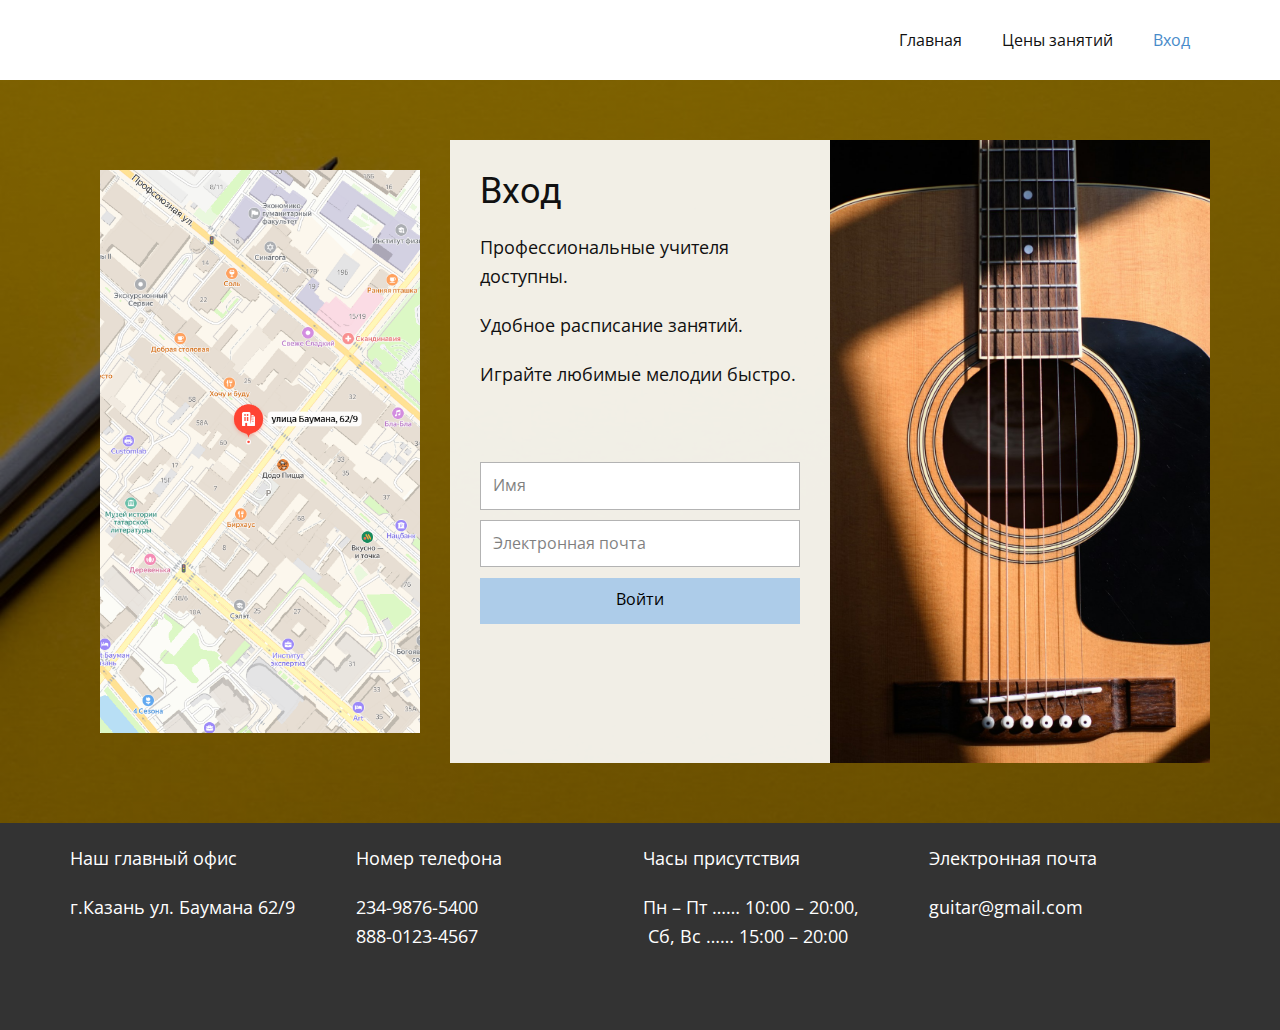
<file: Вход.html>
<!DOCTYPE html>
<html style="font-size: 16px;" lang="ru"><head>
    <meta name="viewport" content="width=device-width, initial-scale=1.0">
    <meta charset="utf-8">
    <meta name="keywords" content="">
    <meta name="description" content="">
    <title>Вход</title>
    <link rel="stylesheet" href="styles.css" media="screen">
<link rel="stylesheet" href="Вход.css" media="screen">
    <script class="u-script" type="text/javascript" src="jquery.js" defer=""></script>
    <script class="u-script" type="text/javascript" src="script.js" defer=""></script>
    <meta name="referrer" content="origin">
    <link id="u-theme-google-font" rel="stylesheet" href="https://fonts.googleapis.com/css?family=Roboto:100,100i,300,300i,400,400i,500,500i,700,700i,900,900i|Open+Sans:300,300i,400,400i,500,500i,600,600i,700,700i,800,800i">
    
    
    
    <script type="application/ld+json">{
		"@context": "http://schema.org",
		"@type": "Organization",
		"name": "Site2"
}</script>
    <meta name="theme-color" content="#478ac9">
    <meta property="og:title" content="Вход">
    <meta property="og:description" content="">
    <meta property="og:type" content="website">
  <meta data-intl-tel-input-cdn-path="intlTelInput/"></head>
  <body data-path-to-root="./" data-include-products="false" class="u-body u-xl-mode" data-lang="ru"><header class="u-clearfix u-header u-header" id="sec-4769"><div class="u-clearfix u-sheet u-sheet-1">
        <nav class="u-menu u-menu-one-level u-offcanvas u-menu-1">
          <div class="menu-collapse" style="font-size: 1rem; letter-spacing: 0px;">
            <a class="u-button-style u-custom-left-right-menu-spacing u-custom-padding-bottom u-custom-top-bottom-menu-spacing u-hamburger-link u-nav-link u-text-active-palette-1-base u-text-hover-palette-2-base" href="#">
              <svg class="u-svg-link" viewBox="0 0 24 24"><use xlink:href="#menu-hamburger"></use></svg>
              <svg class="u-svg-content" version="1.1" id="menu-hamburger" viewBox="0 0 16 16" x="0px" y="0px" xmlns:xlink="http://www.w3.org/1999/xlink" xmlns="http://www.w3.org/2000/svg"><g><rect y="1" width="16" height="2"></rect><rect y="7" width="16" height="2"></rect><rect y="13" width="16" height="2"></rect>
</g></svg>
            </a>
          </div>
          <div class="u-custom-menu u-nav-container">
            <ul class="u-nav u-unstyled u-nav-1"><li class="u-nav-item"><a class="u-button-style u-nav-link u-text-active-palette-1-base u-text-hover-palette-2-base" href="index.html" style="padding: 10px 20px;">Главная</a>
</li><li class="u-nav-item"><a class="u-button-style u-nav-link u-text-active-palette-1-base u-text-hover-palette-2-base" href="Цены-занятий.html" style="padding: 10px 20px;">Цены занятий</a>
</li><li class="u-nav-item"><a class="u-button-style u-nav-link u-text-active-palette-1-base u-text-hover-palette-2-base" href="Вход.html" style="padding: 10px 20px;">Вход</a>
</li></ul>
          </div>
          <div class="u-custom-menu u-nav-container-collapse">
            <div class="u-black u-container-style u-inner-container-layout u-opacity u-opacity-95 u-sidenav">
              <div class="u-inner-container-layout u-sidenav-overflow">
                <div class="u-menu-close"></div>
                <ul class="u-align-center u-nav u-popupmenu-items u-unstyled u-nav-2"><li class="u-nav-item"><a class="u-button-style u-nav-link" href="index.html">Главная</a>
</li><li class="u-nav-item"><a class="u-button-style u-nav-link" href="Цены-занятий.html">Цены занятий</a>
</li><li class="u-nav-item"><a class="u-button-style u-nav-link" href="Вход.html">Вход</a>
</li></ul>
              </div>
            </div>
            <div class="u-black u-menu-overlay u-opacity u-opacity-70"></div>
          </div>
        </nav>
      </div></header>
    <section class="u-align-center u-clearfix u-container-align-center u-image u-shading u-section-1" id="sec-b672">
      <div class="u-clearfix u-sheet u-valign-middle u-sheet-1">
        <div class="data-layout-selected u-clearfix u-expanded-width u-gutter-0 u-layout-wrap u-layout-wrap-1">
          <div class="u-gutter-0 u-layout">
            <div class="u-layout-row">
              <div class="u-size-20 u-size-30-md">
                <div class="u-layout-col">
                  <div class="u-align-left u-container-align-left u-container-style u-layout-cell u-left-cell u-size-60 u-layout-cell-1">
                    <div class="u-container-layout u-container-layout-1">
                      <img class="u-expanded-width u-image u-image-default u-image-1" src="images/image3.png" alt="" data-image-width="598" data-image-height="882">
                    </div>
                  </div>
                </div>
              </div>
              <div class="u-size-20 u-size-30-md">
                <div class="u-layout-col">
                  <div class="u-align-left u-container-align-left u-container-style u-layout-cell u-opacity u-opacity-90 u-size-30 u-white u-layout-cell-2">
                    <div class="u-container-layout u-container-layout-2">
                      <h3 class="u-text u-text-1">Вход </h3>
                      <p class="u-text u-text-2">Профессиональные учителя доступны.</p>
                      <p class="u-text u-text-3">Удобное расписание занятий.</p>
                      <p class="u-text u-text-4">Играйте любимые мелодии быстро.</p>
                    </div>
                  </div>
                  <div class="u-align-left u-container-style u-layout-cell u-opacity u-opacity-90 u-size-30 u-white u-layout-cell-3">
                    <div class="u-container-layout u-container-layout-3">
                      <div class="u-form u-form-1">
                        <form action="https://forms.nicepagesrv.com/v2/form/process" class="u-clearfix u-form-spacing-10 u-form-vertical u-inner-form" style="padding: 10px" source="email" name="form">
                          <div class="u-form-group u-form-name u-label-none">
                            <label for="name-d781" class="u-label">Name</label>
                            <input type="text" placeholder="Имя" id="name-d781" name="name" class="u-input u-input-rectangle" required="">
                          </div>
                          <div class="u-form-email u-form-group u-label-none">
                            <label for="email-d781" class="u-label">Email</label>
                            <input type="email" placeholder="Электронная почта" id="email-d781" name="email" class="u-input u-input-rectangle" required="">
                          </div>
                          <div class="u-form-group u-form-submit">
                            <a href="#" class="u-active-palette-1-base u-border-none u-btn u-btn-submit u-button-style u-hover-palette-1-base u-btn-1">Войти </a>
                            <input type="submit" value="submit" class="u-form-control-hidden">
                          </div>
                          <div class="u-form-send-message u-form-send-success">Thank you! Your message has been sent.</div>
                          <div class="u-form-send-error u-form-send-message">Unable to send your message. Please fix errors then try again.</div>
                          <input type="hidden" value="" name="recaptchaResponse">
                          <input type="hidden" name="formServices" value="">
                        </form>
                      </div>
                    </div>
                  </div>
                </div>
              </div>
              <div class="u-size-20 u-size-60-md">
                <div class="u-layout-col">
                  <div class="u-align-left u-container-align-left u-container-style u-image u-layout-cell u-right-cell u-size-60 u-image-2" src="">
                    <div class="u-container-layout u-container-layout-4"></div>
                  </div>
                </div>
              </div>
            </div>
          </div>
        </div>
      </div>
    </section>
    
    
    
    <footer class="u-align-center u-clearfix u-container-align-center u-footer u-grey-80 u-footer" id="sec-f8a1"><div class="u-clearfix u-sheet u-sheet-1">
        <div class="u-expanded-width u-list u-list-1">
          <div class="u-repeater u-repeater-1">
            <div class="u-container-style u-custom-item u-list-item u-repeater-item">
              <div class="u-container-layout u-similar-container u-container-layout-1">
                <p class="u-custom-item u-text u-text-default u-text-1">Наш главный офис</p>
                <p class="u-custom-item u-text u-text-2">г.Казань ул. Баумана 62/9</p>
              </div>
            </div>
            <div class="u-container-style u-custom-item u-list-item u-repeater-item">
              <div class="u-container-layout u-similar-container u-container-layout-2">
                <p class="u-custom-item u-text u-text-default u-text-3">Номер телефона </p>
                <p class="u-custom-item u-text u-text-4">234-9876-5400<br>888-0123-4567
                </p>
              </div>
            </div>
            <div class="u-container-style u-custom-item u-list-item u-repeater-item">
              <div class="u-container-layout u-similar-container u-container-layout-3">
                <p class="u-custom-item u-text u-text-default u-text-5">Часы присутствия </p>
                <p class="u-custom-item u-text u-text-6">Пн – Пт …… 10:00 – 20:00,<br>&nbsp;Сб, Вс …… 15:00 – 20:00 
                </p>
              </div>
            </div>
            <div class="u-container-style u-custom-item u-list-item u-repeater-item">
              <div class="u-container-layout u-similar-container u-container-layout-4">
                <p class="u-custom-item u-text u-text-default u-text-7">Электронная почта </p>
                <p class="u-custom-item u-text u-text-8">guitar@gmail.com </p>
              </div>
            </div>
          </div>
        </div>
      </div></footer>
  
</body></html>
</file>
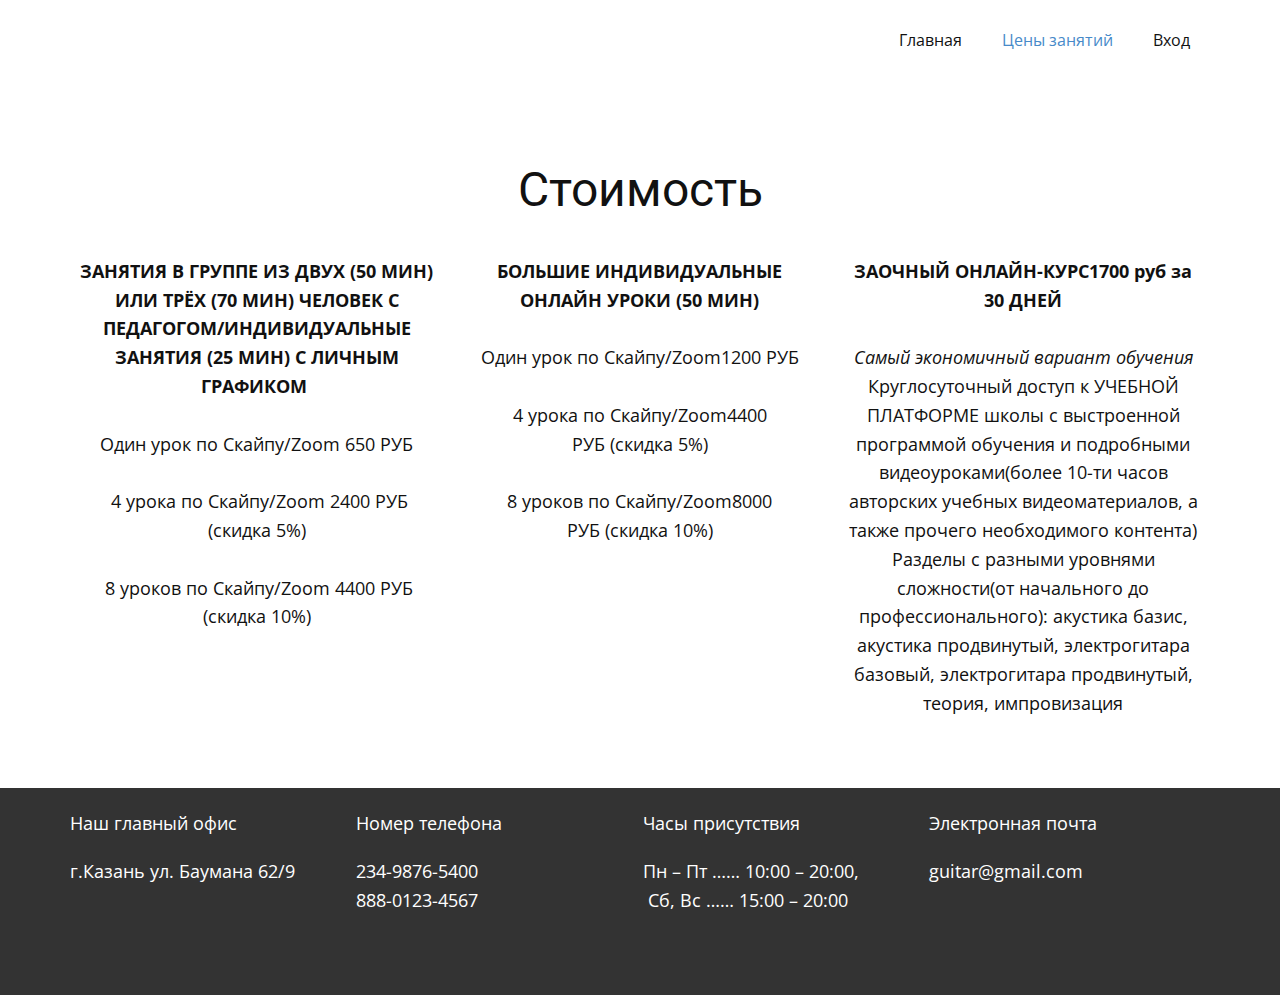
<file: Цены-занятий.html>
<!DOCTYPE html>
<html style="font-size: 16px;" lang="ru"><head>
    <meta name="viewport" content="width=device-width, initial-scale=1.0">
    <meta charset="utf-8">
    <meta name="keywords" content="Стоимость​">
    <meta name="description" content="">
    <title>Цены занятий</title>
    <link rel="stylesheet" href="styles.css" media="screen">
<link rel="stylesheet" href="Цены-занятий.css" media="screen">
    <script class="u-script" type="text/javascript" src="jquery.js" defer=""></script>
    <script class="u-script" type="text/javascript" src="script.js" defer=""></script>
    <link id="u-theme-google-font" rel="stylesheet" href="https://fonts.googleapis.com/css?family=Roboto:100,100i,300,300i,400,400i,500,500i,700,700i,900,900i|Open+Sans:300,300i,400,400i,500,500i,600,600i,700,700i,800,800i">
    
    
    
    <script type="application/ld+json">{
		"@context": "http://schema.org",
		"@type": "Organization",
		"name": "Site2"
}</script>
    <meta name="theme-color" content="#478ac9">
    <meta property="og:title" content="Цены занятий">
    <meta property="og:description" content="">
    <meta property="og:type" content="website">
  <meta data-intl-tel-input-cdn-path="intlTelInput/"></head>
  <body data-path-to-root="./" data-include-products="false" class="u-body u-xl-mode" data-lang="ru"><header class="u-clearfix u-header u-header" id="sec-4769"><div class="u-clearfix u-sheet u-sheet-1">
        <nav class="u-menu u-menu-one-level u-offcanvas u-menu-1">
          <div class="menu-collapse" style="font-size: 1rem; letter-spacing: 0px;">
            <a class="u-button-style u-custom-left-right-menu-spacing u-custom-padding-bottom u-custom-top-bottom-menu-spacing u-hamburger-link u-nav-link u-text-active-palette-1-base u-text-hover-palette-2-base" href="#">
              <svg class="u-svg-link" viewBox="0 0 24 24"><use xlink:href="#menu-hamburger"></use></svg>
              <svg class="u-svg-content" version="1.1" id="menu-hamburger" viewBox="0 0 16 16" x="0px" y="0px" xmlns:xlink="http://www.w3.org/1999/xlink" xmlns="http://www.w3.org/2000/svg"><g><rect y="1" width="16" height="2"></rect><rect y="7" width="16" height="2"></rect><rect y="13" width="16" height="2"></rect>
</g></svg>
            </a>
          </div>
          <div class="u-custom-menu u-nav-container">
            <ul class="u-nav u-unstyled u-nav-1"><li class="u-nav-item"><a class="u-button-style u-nav-link u-text-active-palette-1-base u-text-hover-palette-2-base" href="index.html" style="padding: 10px 20px;">Главная</a>
</li><li class="u-nav-item"><a class="u-button-style u-nav-link u-text-active-palette-1-base u-text-hover-palette-2-base" href="Цены-занятий.html" style="padding: 10px 20px;">Цены занятий</a>
</li><li class="u-nav-item"><a class="u-button-style u-nav-link u-text-active-palette-1-base u-text-hover-palette-2-base" href="Вход.html" style="padding: 10px 20px;">Вход</a>
</li></ul>
          </div>
          <div class="u-custom-menu u-nav-container-collapse">
            <div class="u-black u-container-style u-inner-container-layout u-opacity u-opacity-95 u-sidenav">
              <div class="u-inner-container-layout u-sidenav-overflow">
                <div class="u-menu-close"></div>
                <ul class="u-align-center u-nav u-popupmenu-items u-unstyled u-nav-2"><li class="u-nav-item"><a class="u-button-style u-nav-link" href="index.html">Главная</a>
</li><li class="u-nav-item"><a class="u-button-style u-nav-link" href="Цены-занятий.html">Цены занятий</a>
</li><li class="u-nav-item"><a class="u-button-style u-nav-link" href="Вход.html">Вход</a>
</li></ul>
              </div>
            </div>
            <div class="u-black u-menu-overlay u-opacity u-opacity-70"></div>
          </div>
        </nav>
      </div></header>
    <section class="u-clearfix u-container-align-center u-section-1" id="sec-6f32">
      <div class="u-clearfix u-sheet u-sheet-1">
        <h2 class="u-align-center u-text u-text-default u-text-1">Стоимость </h2>
        <div class="u-expanded-width u-list u-list-1">
          <div class="u-repeater u-repeater-1">
            <div class="u-align-center u-container-align-center u-container-style u-list-item u-repeater-item u-shape-rectangle">
              <div class="u-container-layout u-similar-container u-valign-top u-container-layout-1">
                <p class="u-custom-item u-text u-text-default u-text-2">
                  <span style="font-weight: 700;">ЗАНЯТИЯ В ГРУППЕ ИЗ ДВУХ (50 МИН) ИЛИ ТРЁХ (70 МИН) ЧЕЛОВЕК С ПЕДАГОГОМ/ИНДИВИДУАЛЬНЫЕ ЗАНЯТИЯ (25 МИН) С ЛИЧНЫМ ГРАФИКОМ&nbsp;</span>
                  <br>
                  <br>Один урок по Скайпу/Zoom	650 РУБ<br>
                  <br>&nbsp;4 урока по Скайпу/Zoom	2400 РУБ (скидка 5%)<br>
                  <br>&nbsp;8 уроков по Скайпу/Zoom	4400 РУБ (скидка 10%)
                </p>
              </div>
            </div>
            <div class="u-align-center u-container-align-center u-container-style u-list-item u-repeater-item u-shape-rectangle">
              <div class="u-container-layout u-similar-container u-valign-top u-container-layout-2">
                <p class="u-custom-item u-text u-text-default u-text-3"> БОЛЬШИЕ ИНДИВИДУАЛЬНЫЕ ОНЛАЙН УРОКИ (50 МИН)<br>
                  <br>
                  <span style="font-weight: 400;">Один урок по Скайпу/Zoom1200 РУБ<br>
                    <br>4 урока по Скайпу/Zoom4400 РУБ&nbsp;(скидка 5%)<br>
                    <br>8 уроков по Скайпу/Zoom8000 РУБ&nbsp;(скидка 10%)
                  </span>
                </p>
              </div>
            </div>
            <div class="u-align-center u-container-align-center u-container-style u-list-item u-repeater-item u-shape-rectangle">
              <div class="u-container-layout u-similar-container u-valign-top u-container-layout-3">
                <p class="u-custom-item u-text u-text-default u-text-4">
                  <span style="font-weight: 700;">ЗАОЧНЫЙ ОНЛАЙН-КУРС1700 руб за 30 ДНЕЙ</span>
                  <br>
                  <br>
                  <span style="font-style: italic;">Самый экономичный вариант обучения</span>
                  <br>Круглосуточный доступ к УЧЕБНОЙ ПЛАТФОРМЕ школы с выстроенной программой обучения и подробными видеоуроками(более 10-ти часов авторских учебных видеоматериалов, а также прочего необходимого контента)<br>Разделы с разными уровнями сложности(от начального до профессионального): акустика базис, акустика продвинутый, электрогитара базовый, электрогитара продвинутый, теория, импровизация<br>
                </p>
              </div>
            </div>
          </div>
        </div>
      </div>
    </section>
    
    
    
    <footer class="u-align-center u-clearfix u-container-align-center u-footer u-grey-80 u-footer" id="sec-f8a1"><div class="u-clearfix u-sheet u-sheet-1">
        <div class="u-expanded-width u-list u-list-1">
          <div class="u-repeater u-repeater-1">
            <div class="u-container-style u-custom-item u-list-item u-repeater-item">
              <div class="u-container-layout u-similar-container u-container-layout-1">
                <p class="u-custom-item u-text u-text-default u-text-1">Наш главный офис</p>
                <p class="u-custom-item u-text u-text-2">г.Казань ул. Баумана 62/9</p>
              </div>
            </div>
            <div class="u-container-style u-custom-item u-list-item u-repeater-item">
              <div class="u-container-layout u-similar-container u-container-layout-2">
                <p class="u-custom-item u-text u-text-default u-text-3">Номер телефона </p>
                <p class="u-custom-item u-text u-text-4">234-9876-5400<br>888-0123-4567
                </p>
              </div>
            </div>
            <div class="u-container-style u-custom-item u-list-item u-repeater-item">
              <div class="u-container-layout u-similar-container u-container-layout-3">
                <p class="u-custom-item u-text u-text-default u-text-5">Часы присутствия </p>
                <p class="u-custom-item u-text u-text-6">Пн – Пт …… 10:00 – 20:00,<br>&nbsp;Сб, Вс …… 15:00 – 20:00 
                </p>
              </div>
            </div>
            <div class="u-container-style u-custom-item u-list-item u-repeater-item">
              <div class="u-container-layout u-similar-container u-container-layout-4">
                <p class="u-custom-item u-text u-text-default u-text-7">Электронная почта </p>
                <p class="u-custom-item u-text u-text-8">guitar@gmail.com </p>
              </div>
            </div>
          </div>
        </div>
      </div></footer>
  
</body></html>
</file>
